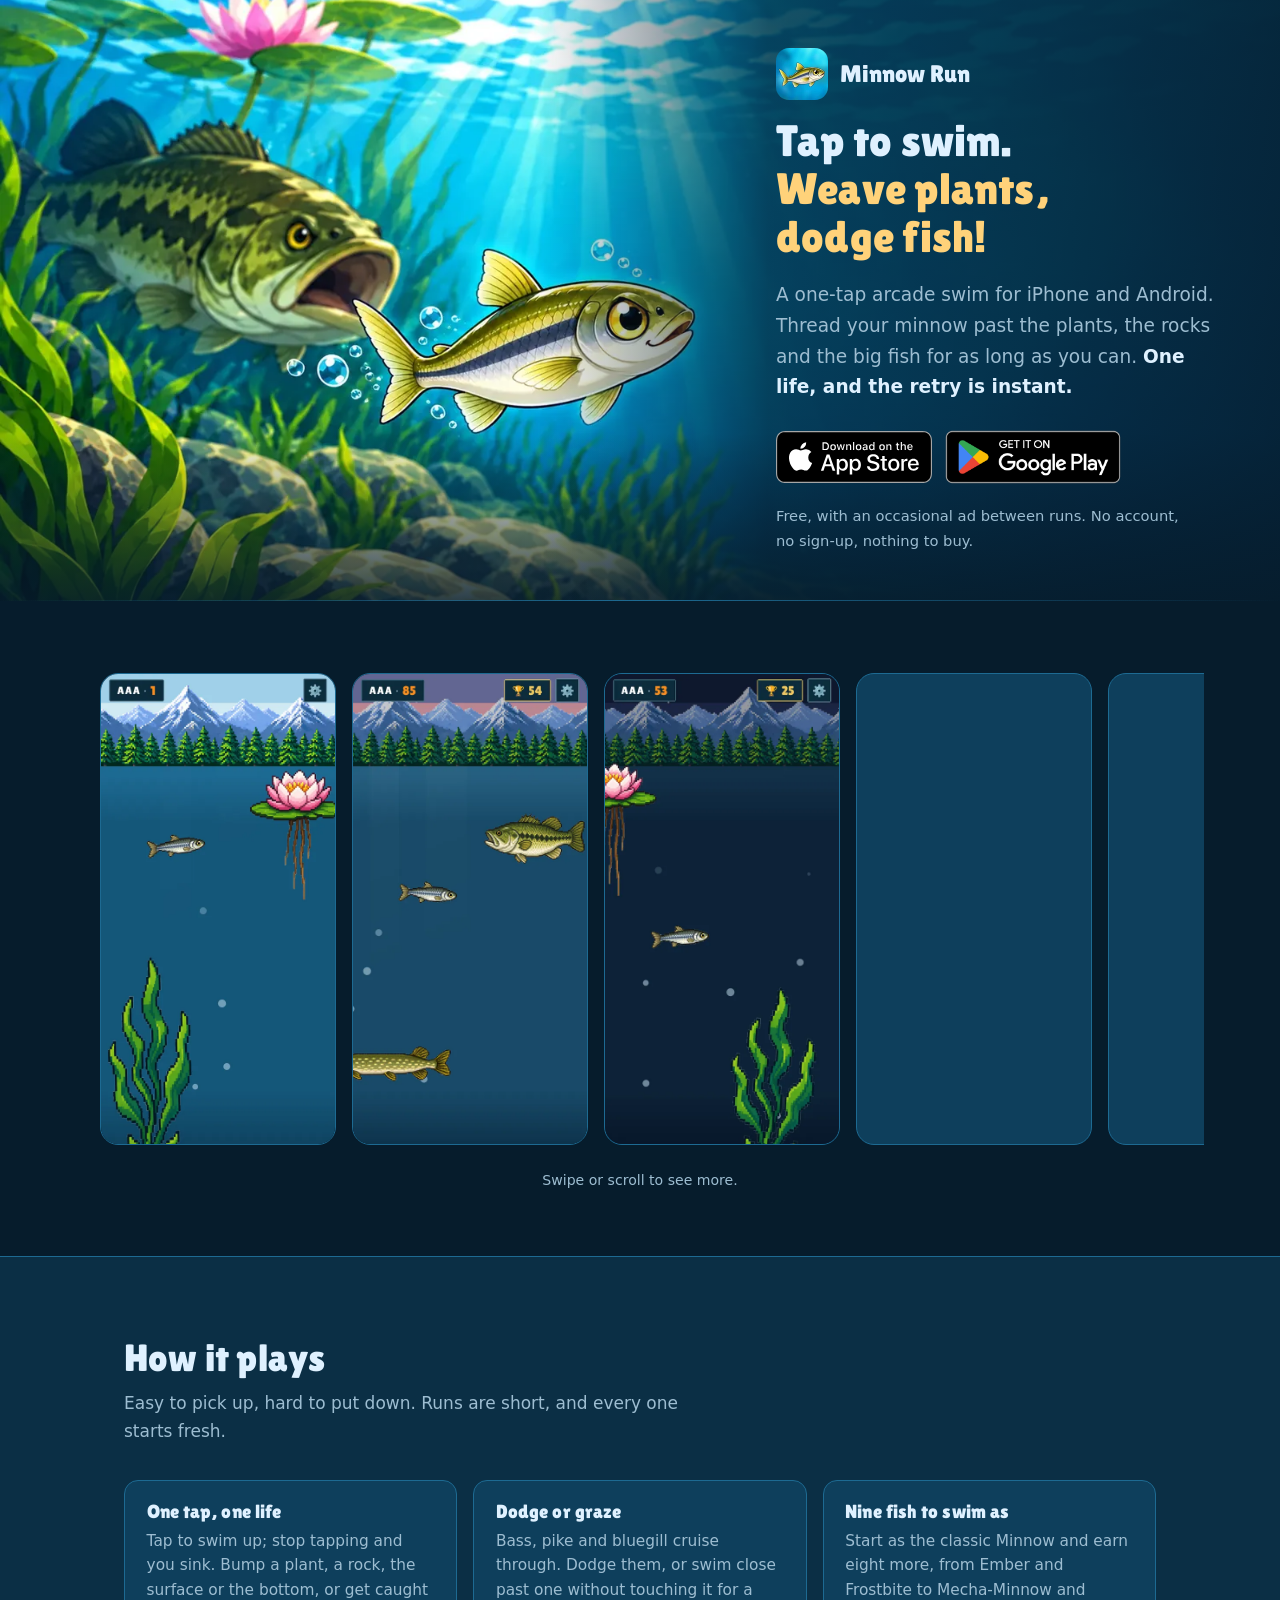
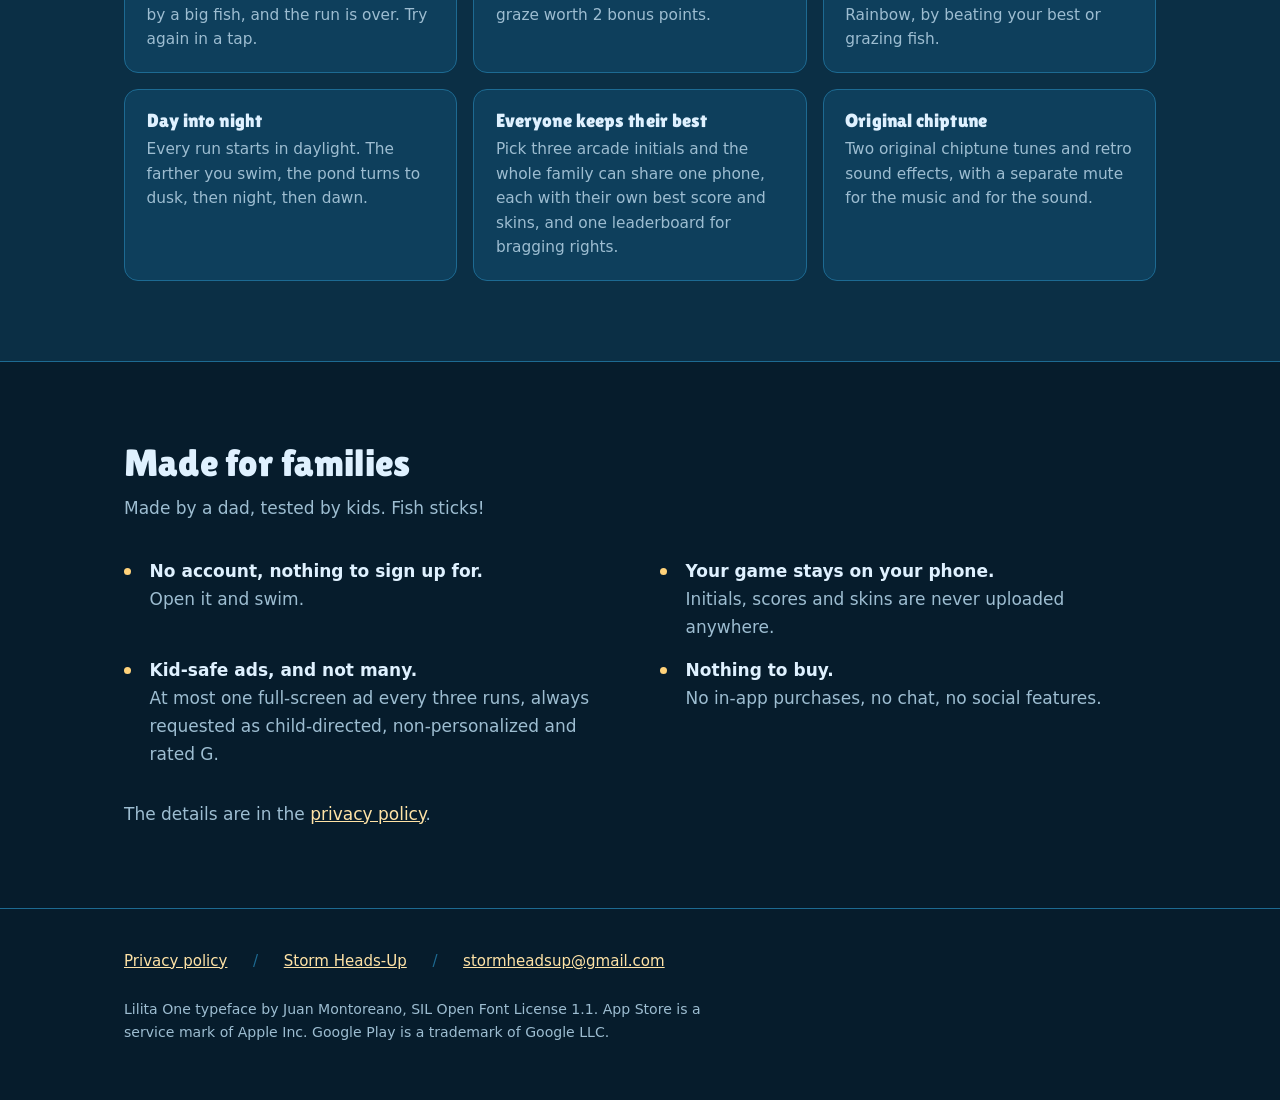
<file: index.html>
<!doctype html>
<html lang="en">
<head>
<meta charset="utf-8">
<meta name="viewport" content="width=device-width, initial-scale=1">
<title>Minnow Run | Tap to swim. Weave plants, dodge fish!</title>
<meta name="description" content="Minnow Run is a free one-tap arcade swim for iPhone and Android. Weave the plants, dodge the big fish or graze them for bonus points, and unlock eight more fish to swim as. Free on the App Store and Google Play.">
<link rel="canonical" href="https://minnowrun.github.io/">

<!-- Zero JavaScript, zero third-party requests. Everything the page loads
     comes from this origin, so the policy can stay this tight. -->
<meta http-equiv="Content-Security-Policy" content="default-src 'none'; img-src 'self'; style-src 'self'; font-src 'self'; base-uri 'none'; form-action 'none'">
<meta name="referrer" content="strict-origin-when-cross-origin">

<meta property="og:type" content="website">
<meta property="og:site_name" content="Minnow Run">
<meta property="og:title" content="Minnow Run | Tap to swim. Weave plants, dodge fish!">
<meta property="og:description" content="A free one-tap arcade swim for iPhone and Android. One life, nine fish to swim as, and a leaderboard for everyone on the phone.">
<meta property="og:url" content="https://minnowrun.github.io/">
<meta property="og:image" content="https://minnowrun.github.io/assets/og-card.jpg">
<meta property="og:image:width" content="1024">
<meta property="og:image:height" content="500">
<meta property="og:image:alt" content="A cartoon minnow swims away from an open-mouthed bass, beside the Minnow Run title and the line: Tap to swim. Weave plants, dodge fish!">
<meta name="twitter:card" content="summary_large_image">
<meta name="twitter:title" content="Minnow Run | Tap to swim. Weave plants, dodge fish!">
<meta name="twitter:description" content="A free one-tap arcade swim for iPhone and Android. One life, nine fish to swim as, and a leaderboard for everyone on the phone.">
<meta name="twitter:image" content="https://minnowrun.github.io/assets/og-card.jpg">
<meta name="twitter:image:alt" content="A cartoon minnow swims away from an open-mouthed bass, beside the Minnow Run title and the line: Tap to swim. Weave plants, dodge fish!">

<link rel="icon" type="image/png" sizes="64x64" href="assets/favicon.png">
<link rel="apple-touch-icon" sizes="180x180" href="assets/apple-touch-icon.png">
<meta name="theme-color" content="#061c2c">
<meta name="apple-itunes-app" content="app-id=6810500769">
<link rel="preload" href="assets/fonts/lilita-one.woff2" as="font" type="font/woff2" crossorigin>
<link rel="stylesheet" href="assets/site.css">
</head>
<body>

<header class="hero art">
  <img class="hero-art" src="assets/hero-1600.webp"
       srcset="assets/hero-800.webp 800w, assets/hero-1600.webp 1600w" sizes="100vw"
       width="1600" height="800" fetchpriority="high"
       alt="A cartoon minnow swims away from an open-mouthed bass through weeds, rocks and water lilies.">
  <div class="wrap hero-inner">
    <a class="mark" href="https://minnowrun.github.io/">
      <img src="assets/icon.webp" width="52" height="52" alt="">
      <span>Minnow Run</span>
    </a>

    <h1>Tap to swim. <span class="gold">Weave plants, dodge fish!</span></h1>

    <p class="lede">
      A one-tap arcade swim for iPhone and Android. Thread your minnow past
      the plants, the rocks and the big fish for as long as you can.
      <strong>One life, and the retry is instant.</strong>
    </p>

    <div class="stores">
      <a href="https://apps.apple.com/us/app/minnow-run/id6810500769" target="_blank" rel="noopener">
        <img class="badge-apple" src="assets/badge-app-store.svg" alt="Download Minnow Run on the App Store">
      </a>
      <a href="https://play.google.com/store/apps/details?id=com.minnowrun.app" target="_blank" rel="noopener">
        <img class="badge-play" src="assets/badge-google-play.png" alt="Get Minnow Run on Google Play">
      </a>
    </div>

    <p class="fineprint">
      Free, with an occasional ad between runs. No account, no sign-up,
      nothing to buy.
    </p>
  </div>
</header>

<main>

<section class="shelf-section" aria-label="Screenshots">
  <div class="shelf" tabindex="0">
    <img src="assets/shot-1.webp" width="540" height="1080" loading="lazy" decoding="async"
         alt="A daytime run: the minnow swims between a pink water lily trailing its roots from the surface and a tall stand of weeds, under snowy mountains and pines.">
    <img src="assets/shot-2.webp" width="540" height="1080" loading="lazy" decoding="async"
         alt="A dawn run under a pink sky: the minnow slips between a bass above and a pike below.">
    <img src="assets/shot-3.webp" width="540" height="1080" loading="lazy" decoding="async"
         alt="A night run in dark water: the minnow weaves between a water lily's roots and a stand of weeds.">
    <img src="assets/shot-4.webp" width="540" height="1080" loading="lazy" decoding="async"
         alt="The game-over card, Fish sticks!, with a score of 54, a Gold fin medal, a new skin unlocked and first place on the leaderboard, and buttons for Main Menu and Try Again.">
    <img src="assets/shot-5.webp" width="540" height="1080" loading="lazy" decoding="async"
         alt="A dusk run under an orange sky: the minnow threads between two big bass.">
    <img src="assets/shot-6.webp" width="540" height="1080" loading="lazy" decoding="async"
         alt="The Skins wardrobe: Minnow, Ember, Frostbite, Cupid, Fiesta, Meltdown, Neon, Mecha-Minnow and Rainbow, each unlocked by a best score or by grazing fish.">
    <img src="assets/shot-7.webp" width="540" height="1080" loading="lazy" decoding="async"
         alt="The main menu: the Minnow Run title over the minnow, Tap anywhere to start, and buttons for Player, Skins and Leaderboard.">
    <img src="assets/shot-8.webp" width="540" height="1080" loading="lazy" decoding="async"
         alt="Enter Initials: three arcade letters, each with arrows to change it, and a reminder to use the same initials if you have played before.">
  </div>
  <p class="shelf-hint">Swipe or scroll to see more.</p>
</section>

<section class="band alt">
  <div class="wrap">
    <h2>How it plays</h2>
    <p class="sub">
      Easy to pick up, hard to put down. Runs are short, and every one starts
      fresh.
    </p>

    <div class="grid">
      <div class="card">
        <h3>One tap, one life</h3>
        <p>Tap to swim up; stop tapping and you sink. Bump a plant, a rock,
           the surface or the bottom, or get caught by a big fish, and the run
           is over. Try again in a tap.</p>
      </div>
      <div class="card">
        <h3>Dodge or graze</h3>
        <p>Bass, pike and bluegill cruise through. Dodge them, or swim close
           past one without touching it for a graze worth 2 bonus points.</p>
      </div>
      <div class="card">
        <h3>Nine fish to swim as</h3>
        <p>Start as the classic Minnow and earn eight more, from Ember and
           Frostbite to Mecha-Minnow and Rainbow, by beating your best or
           grazing fish.</p>
      </div>
      <div class="card">
        <h3>Day into night</h3>
        <p>Every run starts in daylight. The farther you swim, the pond turns
           to dusk, then night, then dawn.</p>
      </div>
      <div class="card">
        <h3>Everyone keeps their best</h3>
        <p>Pick three arcade initials and the whole family can share one
           phone, each with their own best score and skins, and one
           leaderboard for bragging rights.</p>
      </div>
      <div class="card">
        <h3>Original chiptune</h3>
        <p>Two original chiptune tunes and retro sound effects, with a
           separate mute for the music and for the sound.</p>
      </div>
    </div>
  </div>
</section>

<section class="band">
  <div class="wrap">
    <h2>Made for families</h2>
    <p class="sub">Made by a dad, tested by kids. Fish sticks!</p>

    <ul class="points">
      <li><strong>No account, nothing to sign up for.</strong>
          Open it and swim.</li>
      <li><strong>Your game stays on your phone.</strong>
          Initials, scores and skins are never uploaded anywhere.</li>
      <li><strong>Kid-safe ads, and not many.</strong>
          At most one full-screen ad every three runs, always requested as
          child-directed, non-personalized and rated&nbsp;G.</li>
      <li><strong>Nothing to buy.</strong>
          No in-app purchases, no chat, no social features.</li>
    </ul>

    <p class="more">The details are in the <a href="privacy/">privacy policy</a>.</p>
  </div>
</section>

</main>

<footer>
  <div class="wrap">
    <div class="foot-row">
      <a href="privacy/">Privacy policy</a>
      <span class="sep" aria-hidden="true">/</span>
      <a href="https://stormheadsup.github.io/">Storm Heads-Up</a>
      <span class="sep" aria-hidden="true">/</span>
      <a href="mailto:stormheadsup@gmail.com">stormheadsup@gmail.com</a>
    </div>

    <p class="credit">
      Lilita One typeface by Juan Montoreano, SIL Open Font License 1.1.
      App Store is a service mark of Apple Inc. Google Play is a trademark of
      Google LLC.
    </p>
  </div>
</footer>

</body>
</html>
</file>
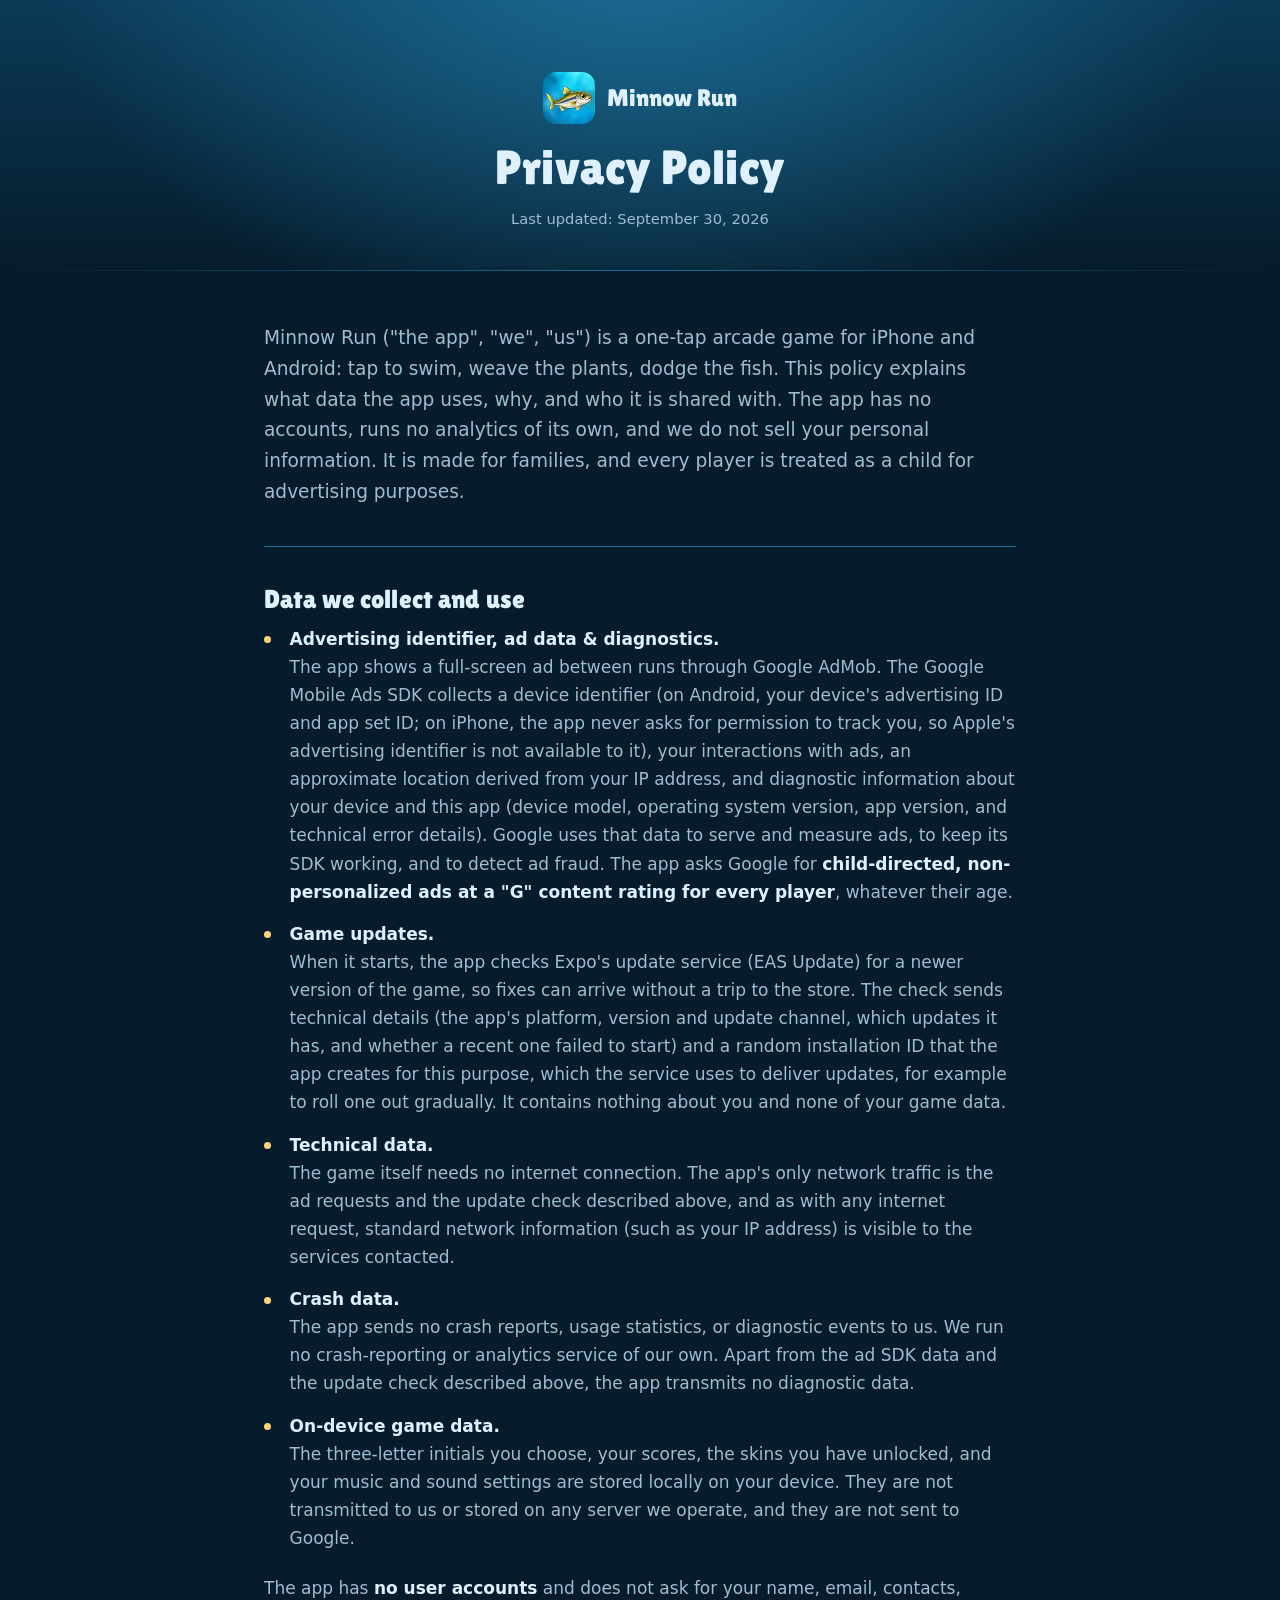
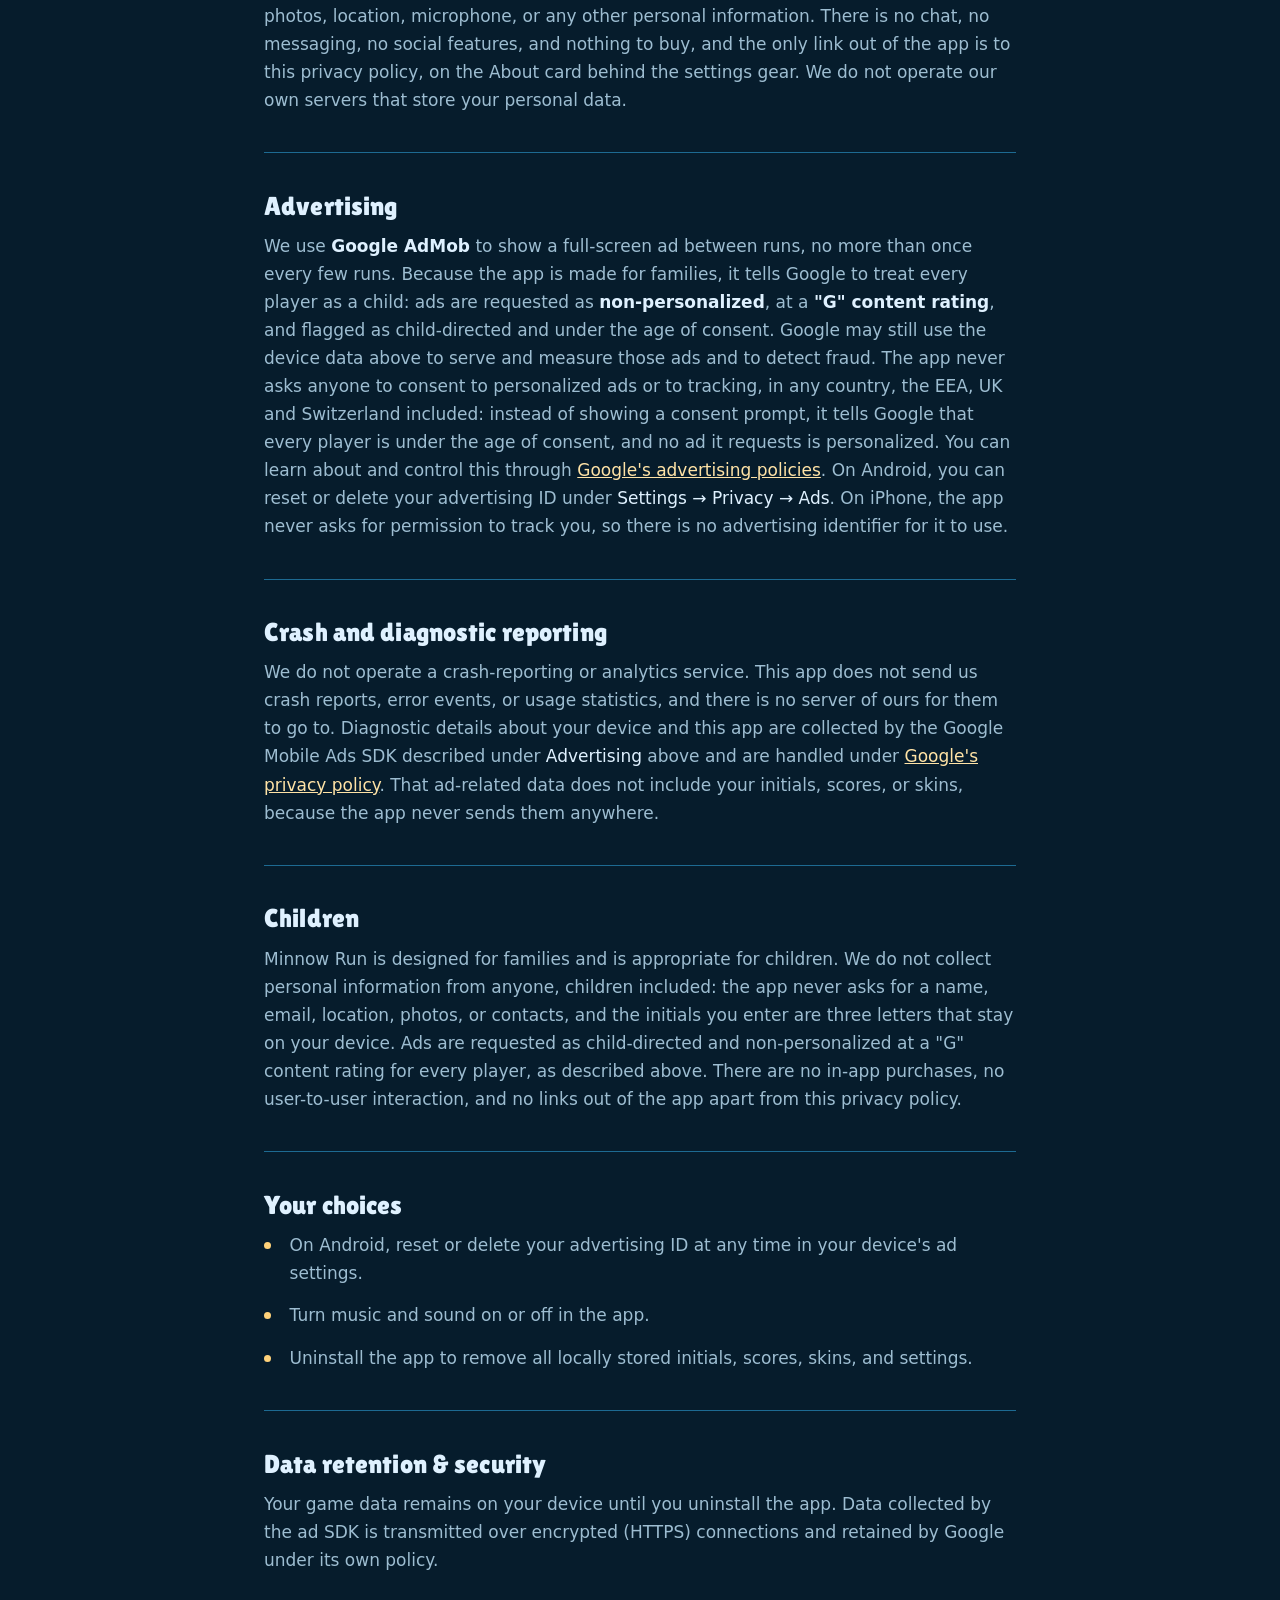
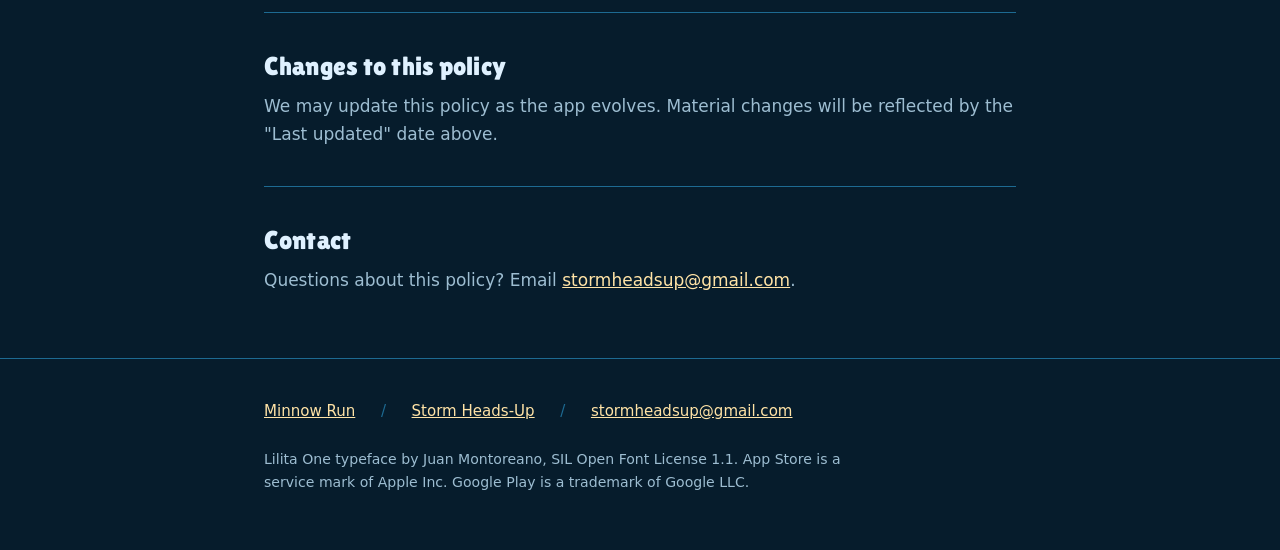
<file: privacy/index.html>
<!doctype html>
<html lang="en">
<head>
  <meta charset="utf-8">
  <meta name="viewport" content="width=device-width, initial-scale=1">
  <title>Minnow Run | Privacy Policy</title>
  <meta name="description" content="What data the Minnow Run game uses, why, and who it is shared with. No accounts, no analytics of our own, and your initials, scores and skins stay on your device.">
  <link rel="canonical" href="https://minnowrun.github.io/privacy/">

  <!-- Zero JavaScript, zero third-party requests. Everything the page loads
       comes from this origin, so the policy can stay this tight. -->
  <meta http-equiv="Content-Security-Policy" content="default-src 'none'; img-src 'self'; style-src 'self'; font-src 'self'; base-uri 'none'; form-action 'none'">
  <meta name="referrer" content="strict-origin-when-cross-origin">

  <meta property="og:type" content="website">
  <meta property="og:site_name" content="Minnow Run">
  <meta property="og:title" content="Minnow Run | Privacy Policy">
  <meta property="og:description" content="What data the Minnow Run game uses, why, and who it is shared with.">
  <meta property="og:url" content="https://minnowrun.github.io/privacy/">
  <meta property="og:image" content="https://minnowrun.github.io/assets/og-card.jpg">
  <meta name="twitter:card" content="summary_large_image">
  <meta name="twitter:image" content="https://minnowrun.github.io/assets/og-card.jpg">
  <meta name="twitter:title" content="Minnow Run | Privacy Policy">
  <meta name="twitter:description" content="What data the Minnow Run game uses, why, and who it is shared with.">

  <link rel="icon" type="image/png" sizes="64x64" href="../assets/favicon.png">
  <link rel="apple-touch-icon" sizes="180x180" href="../assets/apple-touch-icon.png">
  <meta name="theme-color" content="#061c2c">
  <link rel="preload" href="../assets/fonts/lilita-one.woff2" as="font" type="font/woff2" crossorigin>
  <link rel="stylesheet" href="../assets/site.css">
</head>
<body class="doc">

<header class="hero">
  <div class="wrap hero-inner">
    <a class="mark" href="https://minnowrun.github.io/">
      <img src="../assets/icon.webp" width="52" height="52" alt="">
      <span>Minnow Run</span>
    </a>
    <h1>Privacy Policy</h1>
    <p class="updated">Last updated: September 30, 2026</p>
  </div>
</header>

<main class="wrap">
  <p class="lede">Minnow Run ("the app", "we", "us") is a one-tap arcade game for iPhone and
  Android: tap to swim, weave the plants, dodge the fish. This policy explains what data the app uses, why, and who it is
  shared with. The app has no accounts, runs no analytics of its own, and we do not sell your
  personal information. It is made for families, and every player is treated as a child for
  advertising purposes.</p>

  <h2>Data we collect and use</h2>
  <ul class="terms">
    <li><strong>Advertising identifier, ad data &amp; diagnostics.</strong> The app shows a
    full-screen ad between runs through Google AdMob. The Google Mobile Ads SDK collects a device
    identifier (on Android, your device's advertising ID and app set ID; on iPhone, the app never
    asks for permission to track you, so Apple's advertising identifier is not available to it),
    your interactions with ads, an approximate location
    derived from your IP address, and diagnostic information about your device and this app
    (device model, operating system version, app version, and technical error details). Google
    uses that data to serve and measure ads, to keep its SDK working, and to detect ad fraud.
    The app asks Google for <strong>child-directed, non-personalized ads at a "G" content
    rating for every player</strong>, whatever their age.</li>
    <li><strong>Game updates.</strong> When it starts, the app checks Expo's update service (EAS
    Update) for a newer version of the game, so fixes can arrive without a trip to the store. The
    check sends technical details (the app's platform, version and update channel, which updates
    it has, and whether a recent one failed to start) and a random installation ID that the app
    creates for this purpose, which the service uses to deliver updates, for example to roll one
    out gradually. It contains nothing about you and none of your game data.</li>
    <li><strong>Technical data.</strong> The game itself needs no internet connection. The app's
    only network traffic is the ad requests and the update check described above, and as with any
    internet request, standard network information (such as your IP address) is visible to the
    services contacted.</li>
    <li><strong>Crash data.</strong> The app sends no crash reports, usage statistics, or
    diagnostic events to us. We run no crash-reporting or analytics service of our own. Apart
    from the ad SDK data and the update check described above, the app transmits no diagnostic
    data.</li>
    <li><strong>On-device game data.</strong> The three-letter initials you choose, your
    scores, the skins you have unlocked, and your music and sound settings are stored locally
    on your device. They are not transmitted to us or stored on any server we operate, and
    they are not sent to Google.</li>
  </ul>
  <p>The app has <strong>no user accounts</strong> and does not ask for your name, email,
  contacts, photos, location, microphone, or any other personal information. There is no chat,
  no messaging, no social features, and nothing to buy, and the only link out of the app is to
  this privacy policy, on the About card behind the settings gear. We do not operate our own
  servers that store your personal data.</p>

  <h2>Advertising</h2>
  <p>We use <strong>Google AdMob</strong> to show a full-screen ad between runs, no more than
  once every few runs. Because the app is made for families, it tells Google to treat every
  player as a child: ads are requested as <strong>non-personalized</strong>, at a
  <strong>"G" content rating</strong>, and flagged as child-directed and under the age of
  consent. Google may still use the device data above to serve and measure those ads and to
  detect fraud. The app never asks anyone to consent to personalized ads or to tracking, in any
  country, the EEA, UK and Switzerland included: instead of showing a consent prompt, it tells
  Google that every player is under the age of consent, and no ad it requests is personalized.
  You can learn about and control this through
  <a href="https://policies.google.com/technologies/partner-sites" target="_blank"
  rel="noopener">Google's advertising policies</a>. On Android, you can reset or delete your
  advertising ID under <em>Settings &rarr; Privacy &rarr; Ads</em>. On iPhone, the app never asks
  for permission to track you, so there is no advertising identifier for it to use.</p>

  <h2>Crash and diagnostic reporting</h2>
  <p>We do not operate a crash-reporting or analytics service. This app does not send us crash
  reports, error events, or usage statistics, and there is no server of ours for them to go to.
  Diagnostic details about your device and this app are collected by the Google Mobile Ads SDK
  described under <em>Advertising</em> above and are handled under
  <a href="https://policies.google.com/privacy" target="_blank" rel="noopener">Google's privacy
  policy</a>. That ad-related data does not include your initials, scores, or skins, because
  the app never sends them anywhere.</p>

  <h2>Children</h2>
  <p>Minnow Run is designed for families and is appropriate for children. We do not collect
  personal information from anyone, children included: the app never asks for a name, email,
  location, photos, or contacts, and the initials you enter are three letters that stay on
  your device. Ads are requested as child-directed and non-personalized at a "G" content
  rating for every player, as described above. There are no in-app purchases, no user-to-user
  interaction, and no links out of the app apart from this privacy policy.</p>

  <h2>Your choices</h2>
  <ul>
    <li>On Android, reset or delete your advertising ID at any time in your device's ad
    settings.</li>
    <li>Turn music and sound on or off in the app.</li>
    <li>Uninstall the app to remove all locally stored initials, scores, skins, and settings.</li>
  </ul>

  <h2>Data retention &amp; security</h2>
  <p>Your game data remains on your device until you uninstall the app. Data collected by the
  ad SDK is transmitted over encrypted (HTTPS) connections and retained by Google under its own
  policy.</p>

  <h2>Changes to this policy</h2>
  <p>We may update this policy as the app evolves. Material changes will be reflected by the
  "Last updated" date above.</p>

  <h2>Contact</h2>
  <p>Questions about this policy? Email <a href="mailto:stormheadsup@gmail.com">stormheadsup@gmail.com</a>.</p>
</main>

<footer>
  <div class="wrap">
    <div class="foot-row">
      <a href="https://minnowrun.github.io/">Minnow Run</a>
      <span class="sep" aria-hidden="true">/</span>
      <a href="https://stormheadsup.github.io/">Storm Heads-Up</a>
      <span class="sep" aria-hidden="true">/</span>
      <a href="mailto:stormheadsup@gmail.com">stormheadsup@gmail.com</a>
    </div>

    <p class="credit">
      Lilita One typeface by Juan Montoreano, SIL Open Font License 1.1. App Store is a service
      mark of Apple Inc. Google Play is a trademark of Google LLC.
    </p>
  </div>
</footer>

</body>
</html>
</file>
<file: assets/site.css>
/* Minnow Run: the landing page and the privacy policy share this file.

   The layout is Storm Heads-Up's (stormheadsup.github.io/assets/site.css), kept as a local copy
   rather than linked across repos so neither site breaks when the other changes, and retokened to
   the game's own water. Headings are Lilita One, the face of the game's menus and its store
   banner; body text stays the system face.

   Lilita One, self-hosted. SIL Open Font License 1.1, see fonts/LilitaOne-OFL.txt. It is the
   whole font converted to WOFF2, deliberately NOT subset: "Lilita" is a Reserved Font Name, and a
   subset counts as a Modified Version, which could not keep the name. Self-hosted rather than
   pulled from Google's CDN so visiting this page does not hand a third party the reader's IP. */

@font-face {
  font-family: "Lilita One";
  font-style: normal;
  font-weight: 400;
  font-display: swap;
  src: url("fonts/lilita-one.woff2") format("woff2");
}

:root {
  /* The game's water, surface to deep, and its gold (the Try Again button, the trophy pill). */
  --bg: #061c2c;
  --bg-2: #0b2f45;
  --surface: #0e3f5c;
  --line: #1d6a92;
  --text: #dff1ff;
  --muted: #9dbdd1;
  --accent: #ffd27a;
  --accent-soft: #ffe3a6;
  --display: "Lilita One", system-ui, -apple-system, "Segoe UI", Roboto, sans-serif;
  --body: system-ui, -apple-system, "Segoe UI", Roboto, "Helvetica Neue", sans-serif;
  --wrap: 1080px;
}

/* The privacy policy is read, not scanned. */
.doc { --wrap: 800px; }

* { box-sizing: border-box; }

html { -webkit-text-size-adjust: 100%; }

body {
  margin: 0;
  background: var(--bg);
  color: var(--text);
  font-family: var(--body);
  font-size: 17px;
  line-height: 1.65;
  -webkit-font-smoothing: antialiased;
}

.wrap {
  max-width: var(--wrap);
  margin: 0 auto;
  padding: 0 1.5rem;
}

/* Lilita One has one weight, and it is already heavy: never let the browser fake a bolder one. */
h1, h2, h3 {
  font-family: var(--display);
  font-weight: 400;
  font-synthesis: none;
  letter-spacing: 0.005em;
  line-height: 1.1;
  margin: 0;
}

a { color: var(--accent-soft); }
a:hover { color: #fff; }

:focus-visible {
  outline: 2px solid var(--accent-soft);
  outline-offset: 3px;
  border-radius: 4px;
}

/* ---------- hero ---------- */

.hero {
  position: relative;
  overflow: hidden;
  background: linear-gradient(180deg, #0b3a57 0%, var(--bg) 100%);
}
.hero::after {
  content: "";
  position: absolute;
  z-index: 3;
  inset: auto 0 0 0;
  height: 1px;
  background: linear-gradient(90deg, transparent, var(--line), transparent);
}

/* The store banner's art, without its words. On a phone it is a banner above the text; on a wide
   screen it fills the hero and the text sits in its open water, the way the banner's wordmark
   does. One element either way, so the page never downloads it twice. */
.hero-art {
  display: block;
  width: 100%;
  height: auto;
  max-height: 70vh;
  aspect-ratio: 2 / 1;
  object-fit: cover;
  /* Fade the bottom edge into the page so the art has no hard line under it. */
  -webkit-mask-image: linear-gradient(180deg, #000 72%, transparent 100%);
  mask-image: linear-gradient(180deg, #000 72%, transparent 100%);
}

.hero-inner {
  position: relative;
  z-index: 2;
  display: flex;
  flex-direction: column;
  align-items: center;
  text-align: center;
  gap: 1.15rem;
  padding-top: 0.5rem;
  padding-bottom: clamp(2.5rem, 6vw, 4rem);
}

.mark {
  display: flex;
  align-items: center;
  gap: 0.75rem;
  text-decoration: none;
  color: inherit;
  border-radius: 12px;
}
.mark img {
  width: 52px;
  height: 52px;
  border-radius: 13px;
  display: block;
}
.mark span {
  font-family: var(--display);
  font-size: 1.5rem;
  line-height: 1;
  color: var(--text);
}
.mark:hover span { color: #fff; }

h1 {
  font-size: clamp(2.3rem, 7vw, 3.6rem);
  max-width: 17ch;
  text-wrap: balance;
}
/* "Weave plants, dodge fish!" in the game's gold, on its own line. */
h1 .gold {
  display: block;
  color: var(--accent);
}

.lede {
  max-width: 46ch;
  margin: 0;
  color: var(--muted);
  font-size: clamp(1.02rem, 2.2vw, 1.16rem);
  text-wrap: pretty;
}
.lede strong { color: var(--text); font-weight: 600; }

/* The store badges: Apple's and Google's own artwork, copied from stormheadsup.github.io. Apple's
   SVG is edge-to-edge. Google's PNG carries 41px of transparent padding around a 564x168 badge,
   so scale it up and pull the padding back in to land on the same optical height. */
:root { --badge-h: 52px; }
.stores {
  display: flex;
  flex-wrap: wrap;
  align-items: center;
  gap: 0.9rem;
  margin-top: 0.6rem;
}
.stores a {
  display: inline-flex;
  border-radius: 10px;
  outline-offset: 4px;
}
.stores img { display: block; }
.badge-apple { height: var(--badge-h); width: auto; }
.badge-play {
  height: calc(var(--badge-h) * 250 / 168);
  width: auto;
  margin: calc(var(--badge-h) * -41 / 168);
}

.fineprint {
  margin: 0.2rem 0 0;
  max-width: 44ch;
  font-size: 0.92rem;
  color: var(--muted);
}

/* Phones: crop in on the two fish (they fill the left ~60% of the art) so they read at this size. */
@media (max-width: 600px) {
  :root { --badge-h: 46px; }
  .hero-art {
    aspect-ratio: 4 / 3;
    object-position: 0% 50%;
  }
}

/* Laptops and up: the art fills the hero and the words take its open water, a column pinned to the
   right edge of the window. Below 1180px that column would cover the minnow's nose, so smaller
   screens keep the stacked layout. */
@media (min-width: 1180px) {
  .hero.art {
    display: flex;
    align-items: center;
    min-height: clamp(560px, 46vw, 700px);
  }
  .hero.art .hero-art {
    position: absolute;
    inset: 0;
    z-index: 0;
    height: 100%;
    max-height: none;
    aspect-ratio: auto;
    object-position: left center;
    -webkit-mask-image: none;
    mask-image: none;
  }
  /* Deepen the open water under the words, and settle the bottom into the page. Layered
     explicitly: art 0, this 1, words 2 (DOM order alone would paint the art over it). */
  .hero.art::before {
    content: "";
    position: absolute;
    inset: 0;
    z-index: 1;
    background:
      linear-gradient(90deg, rgba(6, 28, 44, 0) 42%, rgba(6, 28, 44, 0.72) 60%, rgba(6, 28, 44, 0.9) 100%),
      linear-gradient(180deg, rgba(6, 28, 44, 0) 72%, rgba(6, 28, 44, 0.85) 100%);
  }
  .hero.art .hero-inner {
    max-width: none;
    width: 100%;
    display: grid;
    grid-template-columns: 1fr 440px;
    justify-items: start;
    align-content: center;
    row-gap: 1.15rem;
    text-align: left;
    padding: 3rem max(1.5rem, 5vw) 3rem 1.5rem;
  }
  .hero.art .hero-inner > * { grid-column: 2; }
  .hero.art h1 { font-size: clamp(2.6rem, 3.4vw, 3.3rem); }
}

/* ---------- shelf ---------- */

.shelf-section { padding: clamp(2.5rem, 6vw, 4rem) 0; }

.shelf {
  display: flex;
  gap: 1rem;
  overflow-x: auto;
  scroll-snap-type: x mandatory;
  padding: 0.5rem 1.5rem 1.5rem;
  margin: 0 auto;
  max-width: calc(var(--wrap) + 3rem);
  scrollbar-color: var(--line) transparent;
}
.shelf::-webkit-scrollbar { height: 8px; }
.shelf::-webkit-scrollbar-thumb {
  background: var(--line);
  border-radius: 99px;
}
.shelf::-webkit-scrollbar-track { background: transparent; }

.shelf img {
  flex: 0 0 auto;
  width: 236px;
  height: auto;
  aspect-ratio: 1 / 2;
  border-radius: 18px;
  border: 1px solid var(--line);
  scroll-snap-align: center;
  background: var(--surface);
}

.shelf-hint {
  text-align: center;
  font-size: 0.88rem;
  color: var(--muted);
  margin: 0;
}

/* ---------- bands ---------- */

section.band { padding: clamp(3rem, 7vw, 5rem) 0; }
section.band.alt {
  background: var(--bg-2);
  border-top: 1px solid var(--line);
  border-bottom: 1px solid var(--line);
}

h2 {
  font-size: clamp(1.75rem, 4vw, 2.4rem);
  margin-bottom: 0.6rem;
}
.band > .wrap > p.sub {
  color: var(--muted);
  margin: 0 0 2.2rem;
  max-width: 54ch;
}

.grid {
  display: grid;
  gap: 1rem;
  grid-template-columns: repeat(auto-fit, minmax(258px, 1fr));
}

.card {
  background: var(--surface);
  border: 1px solid var(--line);
  border-radius: 14px;
  padding: 1.25rem 1.35rem;
}
.card h3 {
  font-size: 1.2rem;
  margin-bottom: 0.4rem;
  display: flex;
  align-items: center;
  gap: 0.55rem;
}
.card p {
  margin: 0;
  color: var(--muted);
  font-size: 0.96rem;
  line-height: 1.6;
}

/* ---------- families ---------- */

.points {
  display: grid;
  gap: 0.9rem 2.5rem;
  grid-template-columns: repeat(auto-fit, minmax(min(340px, 100%), 1fr));
  margin: 0;
  padding: 0;
  list-style: none;
}
.points li {
  padding-left: 1.6rem;
  position: relative;
  color: var(--muted);
}
.points li::before {
  content: "";
  position: absolute;
  left: 0;
  top: 0.66em;
  width: 7px;
  height: 7px;
  border-radius: 50%;
  background: var(--accent);
}
.points li strong {
  color: var(--text);
  font-weight: 600;
  display: block;
}

.more {
  margin: 2rem 0 0;
  color: var(--muted);
}

/* ---------- the privacy policy ---------- */

.doc .hero-inner {
  padding-top: clamp(2.75rem, 7vw, 4.5rem);
  padding-bottom: clamp(1.75rem, 4vw, 2.5rem);
}
.doc .hero {
  background:
    radial-gradient(90ch 60ch at 50% -20%, #1b6d96 0%, rgba(27, 109, 150, 0) 62%),
    linear-gradient(180deg, #0b3a57 0%, var(--bg) 100%);
}
.doc h1 { font-size: clamp(2.1rem, 5.5vw, 3rem); max-width: none; }

.updated {
  margin: -0.4rem 0 0;
  font-size: 0.92rem;
  color: var(--muted);
}

/* Needs the .wrap in the selector: .wrap already sets a padding shorthand,
   which would otherwise win on specificity and zero these out. */
.doc main.wrap {
  padding-top: clamp(2.25rem, 5vw, 3.25rem);
  padding-bottom: clamp(2.75rem, 6vw, 4rem);
}

.doc main > h2 {
  font-size: clamp(1.3rem, 3vw, 1.6rem);
  margin: 2.4rem 0 0.75rem;
  padding-top: 2.4rem;
  border-top: 1px solid var(--line);
}

.doc main p {
  margin: 0 0 1rem;
  color: var(--muted);
  text-wrap: pretty;
}
.doc main p:last-child { margin-bottom: 0; }

.doc main strong { color: var(--text); font-weight: 600; }
.doc main em { color: var(--text); font-style: normal; font-weight: 500; }

.doc .lede { max-width: none; }

/* The families list's gold dots, so the long policy lists read as the same family. */
.doc main ul {
  display: grid;
  gap: 0.9rem;
  margin: 0 0 1.35rem;
  padding: 0;
  list-style: none;
}
.doc main li {
  padding-left: 1.6rem;
  position: relative;
  color: var(--muted);
}
.doc main li::before {
  content: "";
  position: absolute;
  left: 0;
  top: 0.66em;
  width: 7px;
  height: 7px;
  border-radius: 50%;
  background: var(--accent);
}

/* Items that open with a bolded term get it on its own line. Plain items stay inline. */
.terms li > strong:first-child {
  display: block;
  font-weight: 600;
}

/* ---------- footer ---------- */

footer {
  border-top: 1px solid var(--line);
  padding: 2.5rem 0 3.5rem;
  font-size: 0.94rem;
  color: var(--muted);
}
.foot-row {
  display: flex;
  flex-wrap: wrap;
  gap: 0.6rem 1.6rem;
  align-items: center;
  margin-bottom: 1.5rem;
}
.foot-row .sep { color: var(--line); }
footer p { margin: 0; max-width: 70ch; }
footer .credit { margin-top: 0.8rem; font-size: 0.88rem; }

@media (max-width: 560px) {
  body { font-size: 16px; }
  .shelf img { width: 205px; }
}

@media (prefers-reduced-motion: reduce) {
  * { scroll-behavior: auto !important; }
}
</file>
